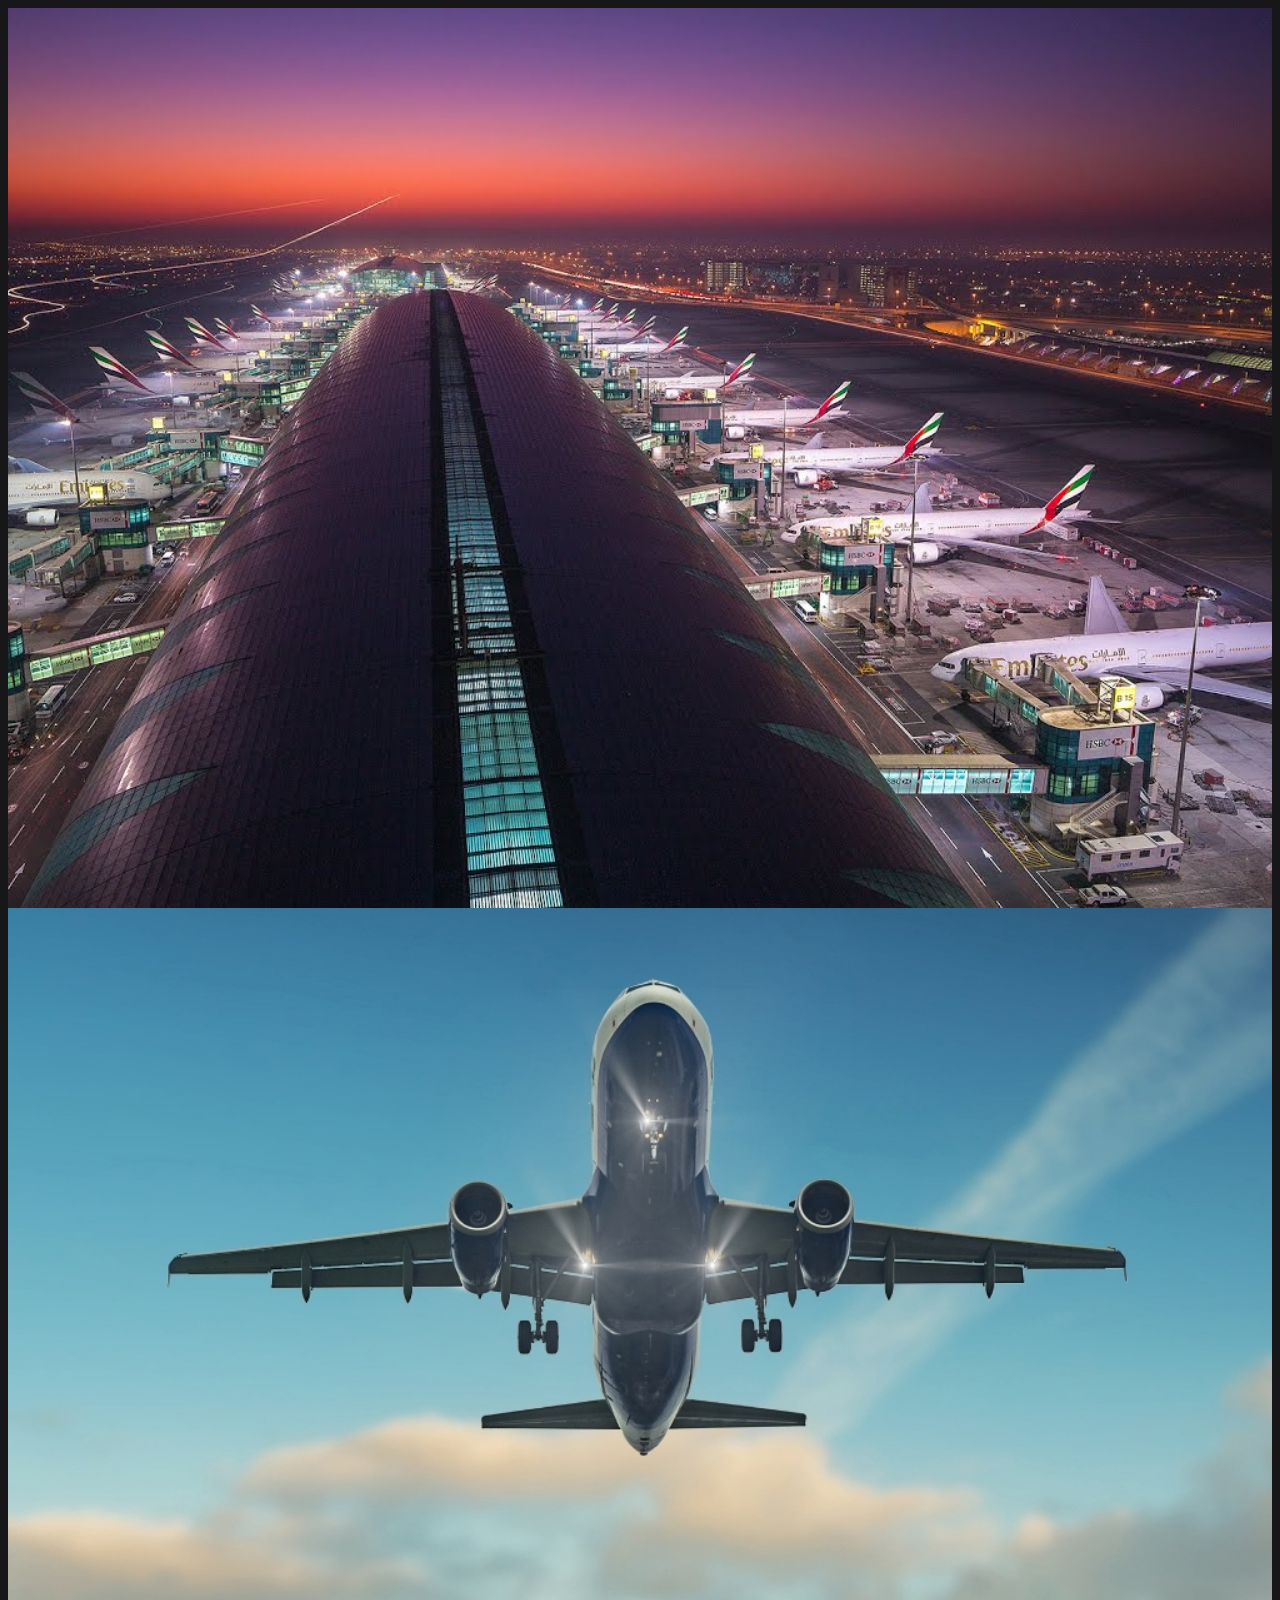
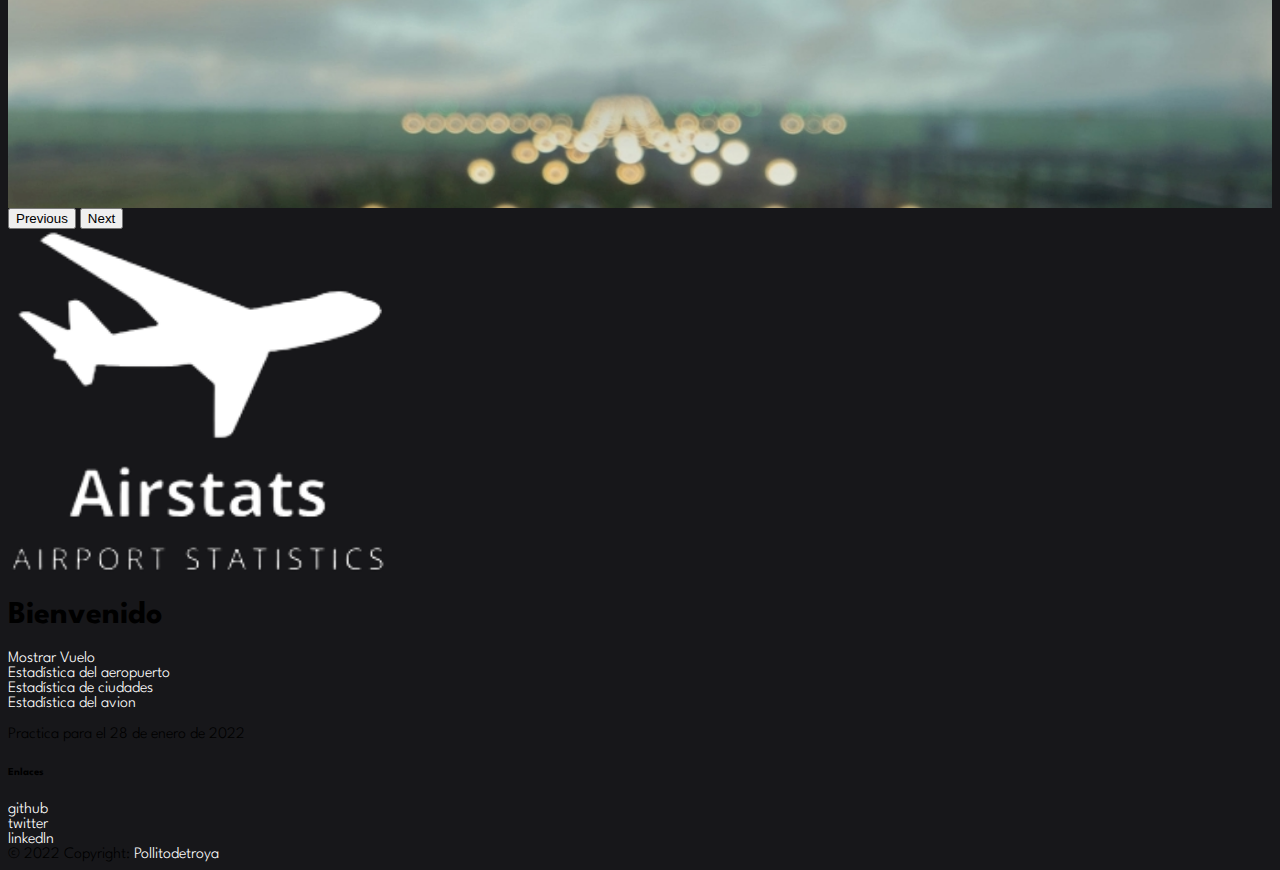
<file: 2-trimestre/Ejercicios/Aeropuerto/index.html>
<!DOCTYPE html>
<html lang="es">

<head>
    <meta charset="UTF-8">
    <meta http-equiv="X-UA-Compatible" content="IE=edge">
    <meta name="viewport" content="width=device-width, initial-scale=1.0">
    <link href="https://cdn.jsdelivr.net/npm/bootstrap@5.0.2/dist/css/bootstrap.min.css" rel="stylesheet"
        integrity="sha384-EVSTQN3/azprG1Anm3QDgpJLIm9Nao0Yz1ztcQTwFspd3yD65VohhpuuCOmLASjC" crossorigin="anonymous">
    <link rel="stylesheet" href="Diseño/style.css">
    <link rel="preconnect" href="https://fonts.googleapis.com">
    <link rel="preconnect" href="https://fonts.gstatic.com" crossorigin>
    <link href="https://fonts.googleapis.com/css2?family=Spartan:wght@400;600&display=swap" rel="stylesheet">
    <title>Menu</title>
</head>

<body class="bg-dark text-light">
    <section>
        <div class="row g-0">
            <div class="col-lg-7 pe-xl-5" id="Prueba">
                <div id="carousel" class="carousel slide" data-bs-ride="carousel">
                    <div class="carousel-inner">
                      <div class="carousel-item img-1 tamañofondo active">
                      </div>
                      <div class="carousel-item img-2 tamañofondo">
                      </div>
                    </div>
                    <button class="carousel-control-prev" type="button" data-bs-target="#carousel" data-bs-slide="prev">
                      <span class="carousel-control-prev-icon" aria-hidden="true"></span>
                      <span class="visually-hidden">Previous</span>
                    </button>
                    <button class="carousel-control-next" type="button" data-bs-target="#carousel" data-bs-slide="next">
                      <span class="carousel-control-next-icon" aria-hidden="true"></span>
                      <span class="visually-hidden">Next</span>
                    </button>
                  </div>
            </div>
            <div class="col-lg-5">
                <div class="p-4 px-lg-5 pt-lg-4 pb-lg-3">
                    <!--En dispositivos grandes padding en ambos lados de 5, top de 4 y botton de 3-->
                    <img src="Diseño/Airport2.png" class="img-fluid" alt="logo" width="30%">
                </div>
                <div class="p-4 px-lg-5 py-lg-4">
                    <h1>Bienvenido</h1>
                </div>
                <div class="row p-4 px-lg-5 py-lg-4 g-0">
                    <div class="col-12 p-2">
                        <a href="Vuelos.html">Mostrar Vuelo</a>
                    </div>
                    <div class="col-12 p-2">
                        <a href="codigophp/EstadisticaAE.php">Estadística del aeropuerto</a>
                    </div>
                    <div class="col-12 p-2">
                        <a href="codigophp/EstadisticaCiudades.php">Estadística de ciudades</a>
                    </div>
                    <div class="col-12 p-2">
                        <a href="EstadisticasAvion.html">Estadística del avion</a>
                    </div>
                </div>
            </div>
        </div>
    </section>
    <!-- footer -->
    <footer class="text-center bg-light footer">
        <div class="row pt-5 g-0">
            <div class="col-12 p-5">
                <p class="text-dark">
                    Practica para el 28 de enero de 2022
                  </p>
            </div>
            <div class="col-12">
                <div class="row text-dark g-0">
                    <div class="col-4">
                    </div>
                    <div class="col-4">
                        <div class="row">
                            <div class="col-12 pb-4">
                                <h6>Enlaces</h6>
                            </div>
                            <div class="col-4">
                                <a href="https://github.com/Pollitodetroya" class="text-dark">github</a>
                            </div>
                            <div class="col-4">
                                <a href="https://po.ta.to/" class="text-dark">twitter</a>
                            </div>
                            <div class="col-4">
                                <a href="https://po.ta.to/" class="text-dark">linkedln</a>
                            </div>
                        </div>
                    </div>
                    <div class="col-4">
                    </div>
                </div>
            </div>
            <div class="col-12 mt-5 bg-secondary">
                <div class="">
                    © 2022 Copyright:
                    <a class="text-white" href="https://github.com/Pollitodetroya">Pollitodetroya</a>
                  </div>
            </div>
        </div>
    </footer>
    <script src="https://cdn.jsdelivr.net/npm/bootstrap@5.1.3/dist/js/bootstrap.bundle.min.js"
        integrity="sha384-ka7Sk0Gln4gmtz2MlQnikT1wXgYsOg+OMhuP+IlRH9sENBO0LRn5q+8nbTov4+1p"
        crossorigin="anonymous"></script>
</body>

</html>
</file>
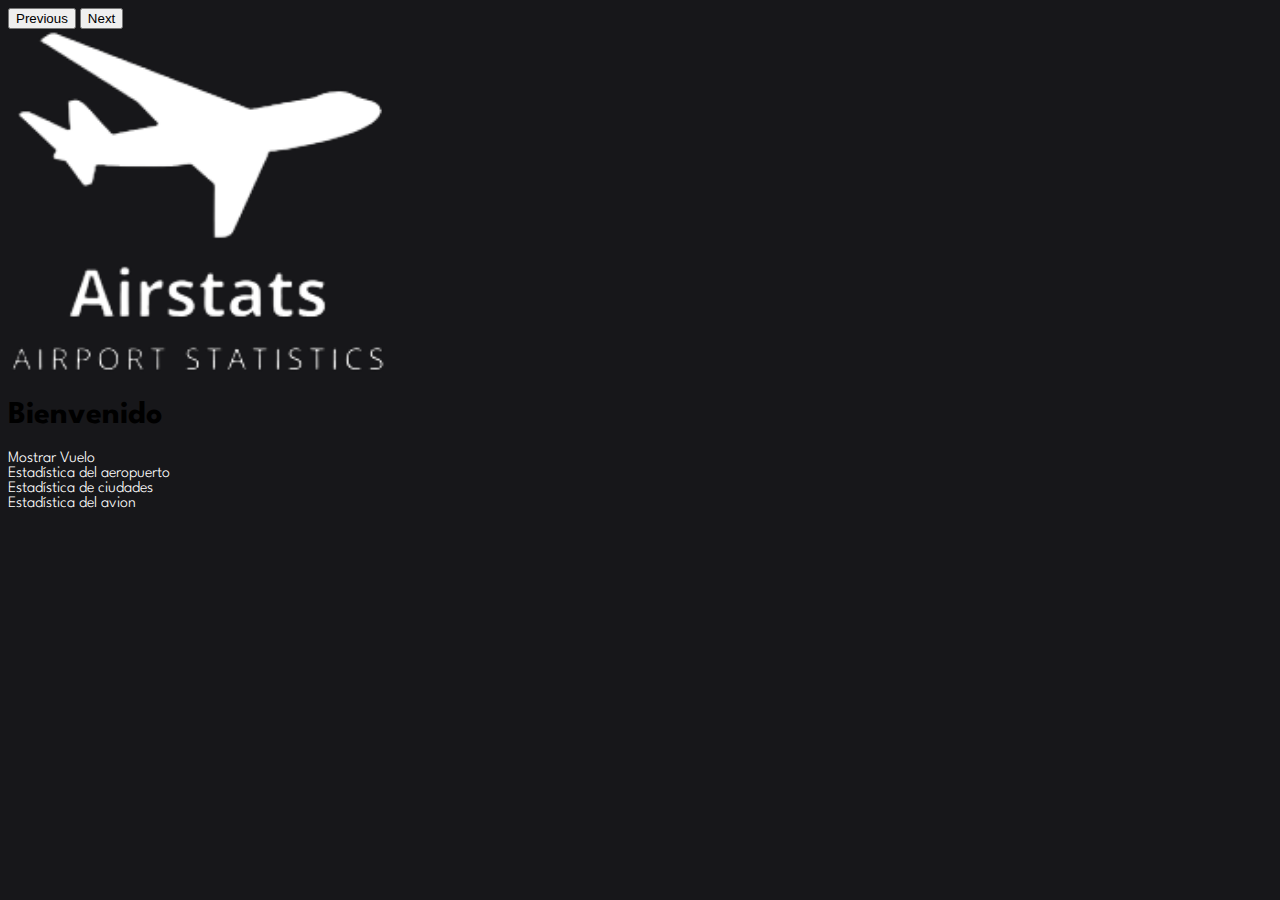
<file: 2-trimestre/Ejercicios/Aeropuerto/Diseño/index.html>
<!DOCTYPE html>
<html lang="en">

<head>
    <meta charset="UTF-8">
    <meta http-equiv="X-UA-Compatible" content="IE=edge">
    <meta name="viewport" content="width=device-width, initial-scale=1.0">
    <link href="https://cdn.jsdelivr.net/npm/bootstrap@5.0.2/dist/css/bootstrap.min.css" rel="stylesheet"
        integrity="sha384-EVSTQN3/azprG1Anm3QDgpJLIm9Nao0Yz1ztcQTwFspd3yD65VohhpuuCOmLASjC" crossorigin="anonymous">
    <link rel="stylesheet" href="style.css">
    <link rel="preconnect" href="https://fonts.googleapis.com">
    <link rel="preconnect" href="https://fonts.gstatic.com" crossorigin>
    <link href="https://fonts.googleapis.com/css2?family=Spartan:wght@400;600&display=swap" rel="stylesheet">
    <title>Menu</title>
</head>

<body class="bg-dark text-light">
    <section>
        <div class="row g-0">
            <div class="col-lg-7 pe-5" id="Prueba">
                <div id="carousel" class="carousel slide" data-bs-ride="carousel">
                    <div class="carousel-inner">
                      <div class="carousel-item img-1 min-vh-100 active">
                      </div>
                      <div class="carousel-item img-2 min-vh-100">
                      </div>
                    </div>
                    <button class="carousel-control-prev" type="button" data-bs-target="#carousel" data-bs-slide="prev">
                      <span class="carousel-control-prev-icon" aria-hidden="true"></span>
                      <span class="visually-hidden">Previous</span>
                    </button>
                    <button class="carousel-control-next" type="button" data-bs-target="#carousel" data-bs-slide="next">
                      <span class="carousel-control-next-icon" aria-hidden="true"></span>
                      <span class="visually-hidden">Next</span>
                    </button>
                  </div>
            </div>
            <div class="col-lg-5">
                <div class="p-4 px-lg-5 pt-lg-4 pb-lg-3">
                    <!--En dispositivos grandes padding en ambos lados de 5, top de 4 y botton de 3-->
                    <img src="Airport2.png" class="img-fluid" alt="logo" width="30%">
                </div>
                <div class="p-4 px-lg-5 py-lg-4">
                    <h1>Bienvenido</h1>
                </div>
                <div class="row p-4 px-lg-5 py-lg-4 g-0">
                    <div class="col-12 p-2">
                        <a href="Vuelos.html">Mostrar Vuelo</a>
                    </div>
                    <div class="col-12 p-2">
                        <a href="EstadisticaAE.php">Estadística del aeropuerto</a>
                    </div>
                    <div class="col-12 p-2">
                        <a href="EstadisticaCiudades.php">Estadística de ciudades</a>
                    </div>
                    <div class="col-12 p-2">
                        <a href="EstadisticaAvion.html">Estadística del avion</a>
                    </div>
                </div>
            </div>
        </div>
    </section>
    <script src="https://cdn.jsdelivr.net/npm/bootstrap@5.1.3/dist/js/bootstrap.bundle.min.js"
        integrity="sha384-ka7Sk0Gln4gmtz2MlQnikT1wXgYsOg+OMhuP+IlRH9sENBO0LRn5q+8nbTov4+1p"
        crossorigin="anonymous"></script>
</body>

</html>
</file>
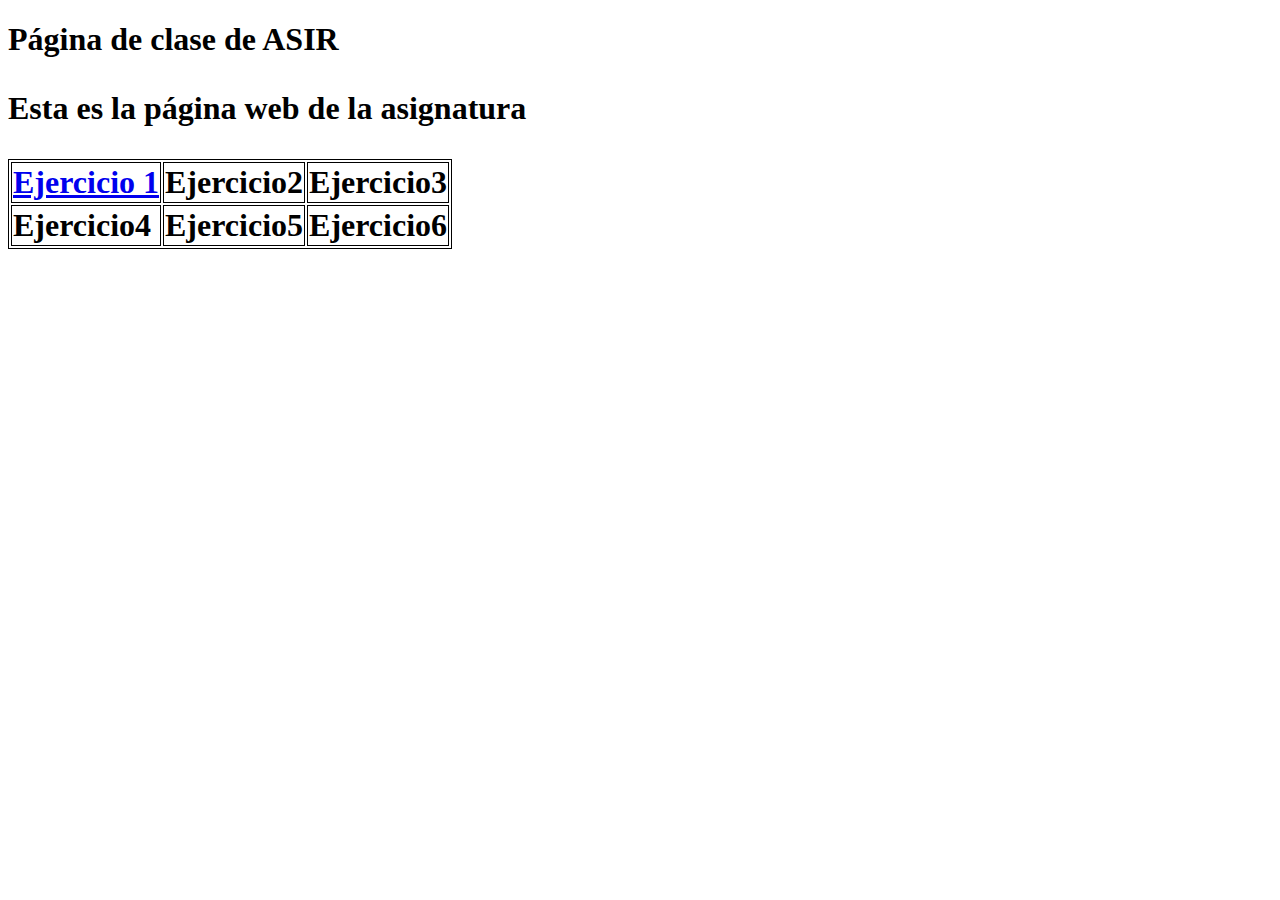
<file: condicionales/paginaAsir.html>
<!DOCTYPE html>
<html lang="en">
<head>
    <meta charset="UTF-8">
    <meta http-equiv="X-UA-Compatible" content="IE=edge">
    <meta name="viewport" content="width=device-width, initial-scale=1.0">
    <title>PaginaASIR</title>
</head>
<body>
    <h1>Página de clase de ASIR<h1>
    <p>Esta es la página web de la asignatura</p>
    <table>
        <tr>
            <td><a href="fechas.php">Ejercicio 1</a></td>
            <td>Ejercicio2</td>
            <td>Ejercicio3</td>
        </tr>
        <tr>
            <td>Ejercicio4</td>
            <td>Ejercicio5</td>
            <td>Ejercicio6</td>
        </tr>
    </table>
    
    <style>
        table,
        th,
        td {border: 1px solid black;
        width:auto;
        }
    </style>
</body>
</html>
</file>
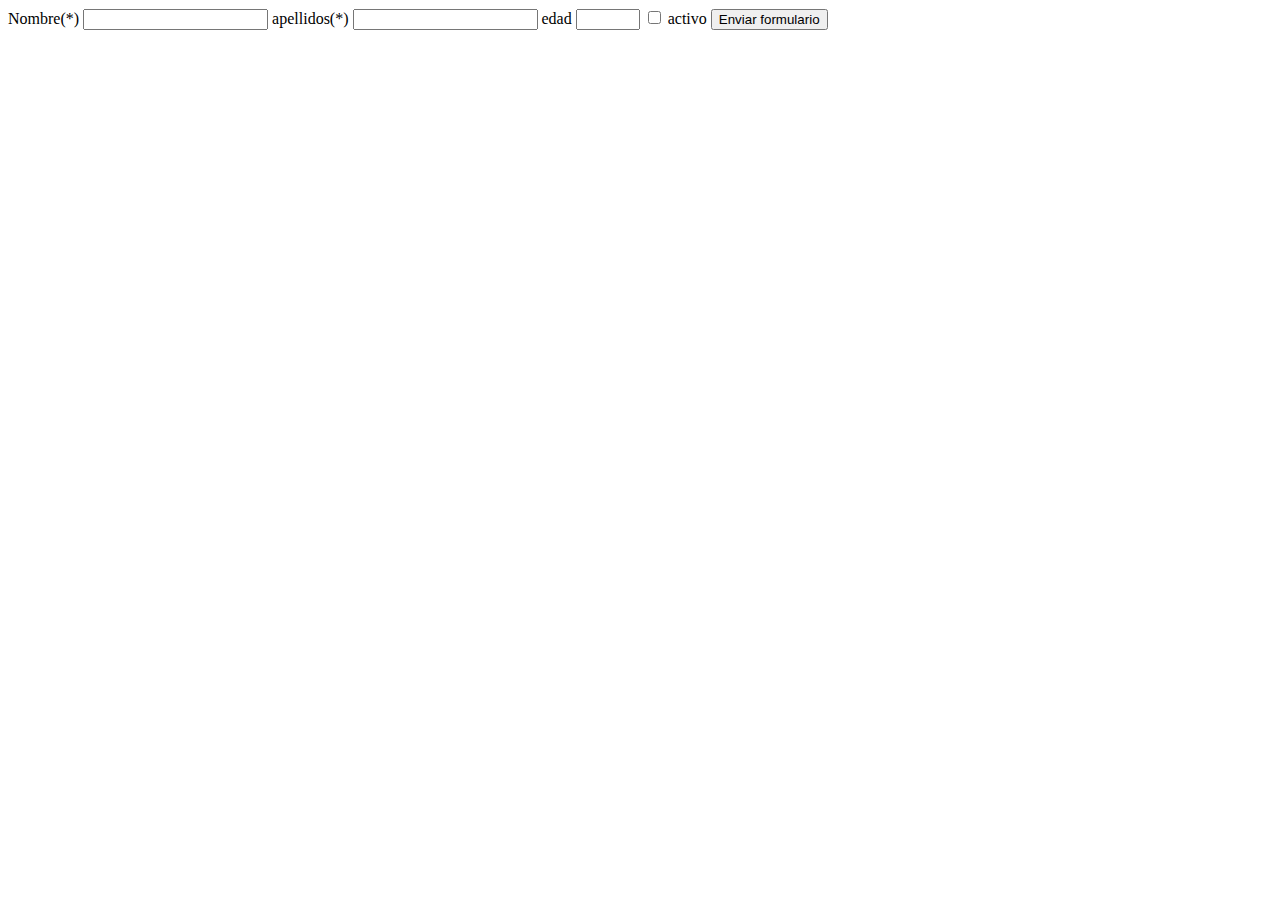
<file: 2-trimestre/Repaso/formulario.html>
<!DOCTYPE html>
<html lang="es">
<head>
    <meta charset="UTF-8">
    <meta http-equiv="X-UA-Compatible" content="IE=edge">
    <meta name="viewport" content="width=device-width, initial-scale=1.0">
    <title>formulario</title>
</head>
<body>
    <form action="comprobacion.php" method="post">
        <label>Nombre(*)</label>
        <input type="text" name="nombre">
        <label for="">apellidos(*)</label>
        <input type="text" name="apellidos">
        <label for="">edad</label>
        <input type="number" name="edad" min="0" max="120" size="3">
        <input type="checkbox" name="activo">
        <label for="">activo</label>
        <input type="submit" value="Enviar formulario">
    </form>

</body>
</html>
</file>
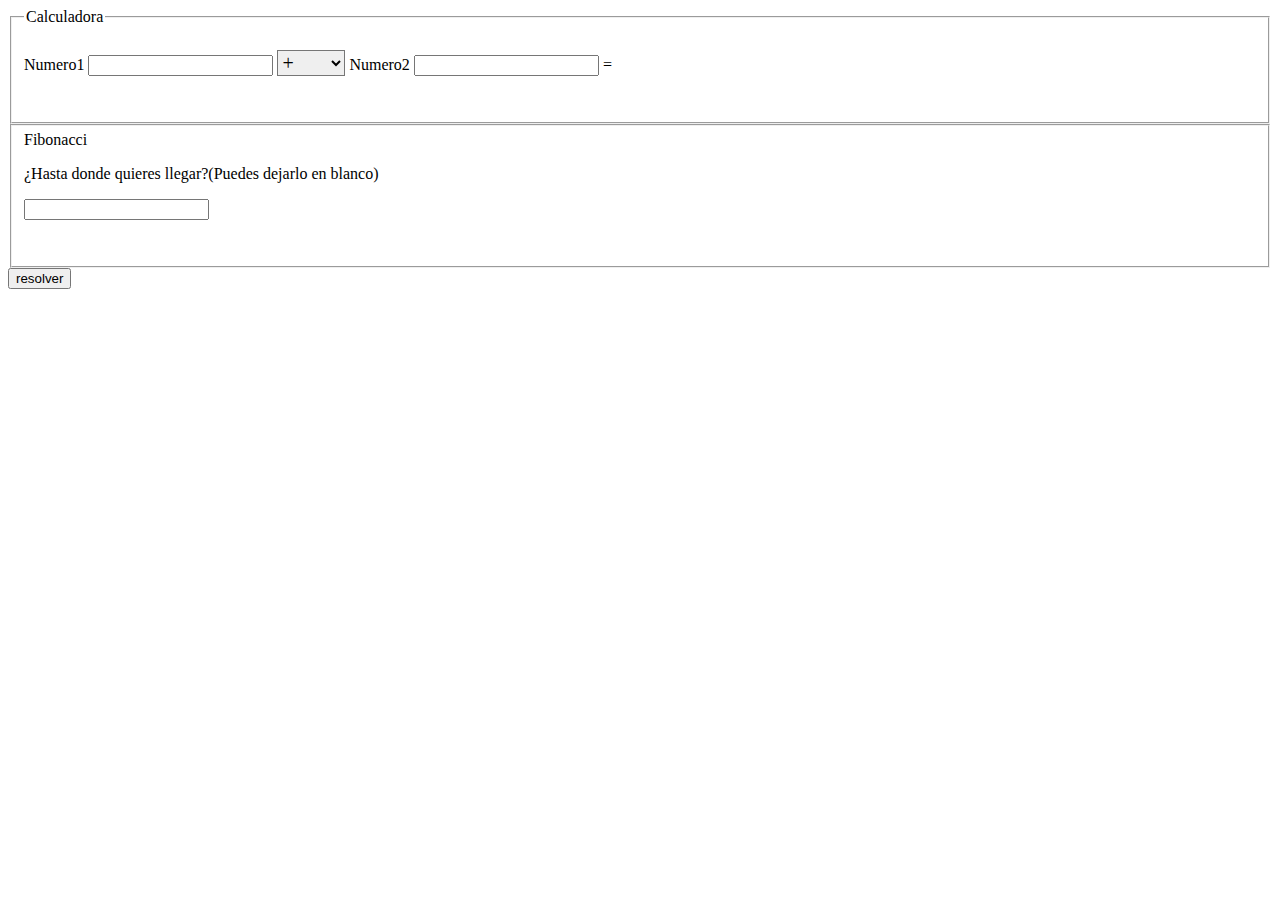
<file: Ejercicios/calculadora/calculadora.html>
<!DOCTYPE html>
<html lang="en">

<head>
    <style>
        select,
        option {
            font-family: verdana;
            font-size: 20px;
            border-left-style: solid
        }
    </style>
    <meta charset="UTF-8">
    <meta http-equiv="X-UA-Compatible" content="IE=edge">
    <meta name="viewport" content="width=device-width, initial-scale=1.0">
    <title>Document</title>
</head>

<body>
    <form action="Calculadora.php" method="post">
        <fieldset><br>
            <legend>Calculadora</legend>
            <label>Numero1</label>
            <input type="text" name="num1">
            <select name="operacion">
                <option value="+">+</option>
                <option value="-">-</option>
                <option value="*">*</option>
                <option value="/">/</option>
                <option value="%">Resto</option>
                <option value="√">√</option>
                <option value="^2">^2</option>
                <option value="^3">^3</option>
                <option value="^n">^n</option>
            </select>
            <label>Numero2</label>
            <input type="text" name="num2">
            <label>=</label><br><br><br>
        </fieldset>
        <fieldset>
            <label>Fibonacci</label>
            <p>¿Hasta donde quieres llegar?(Puedes dejarlo en blanco)</p>
            <input type="text" name="num3"><br><br><br>
        </fieldset>
        <input type="submit" name="" value="resolver"><br><br><br>
    </form>


</body>

</html>
</file>
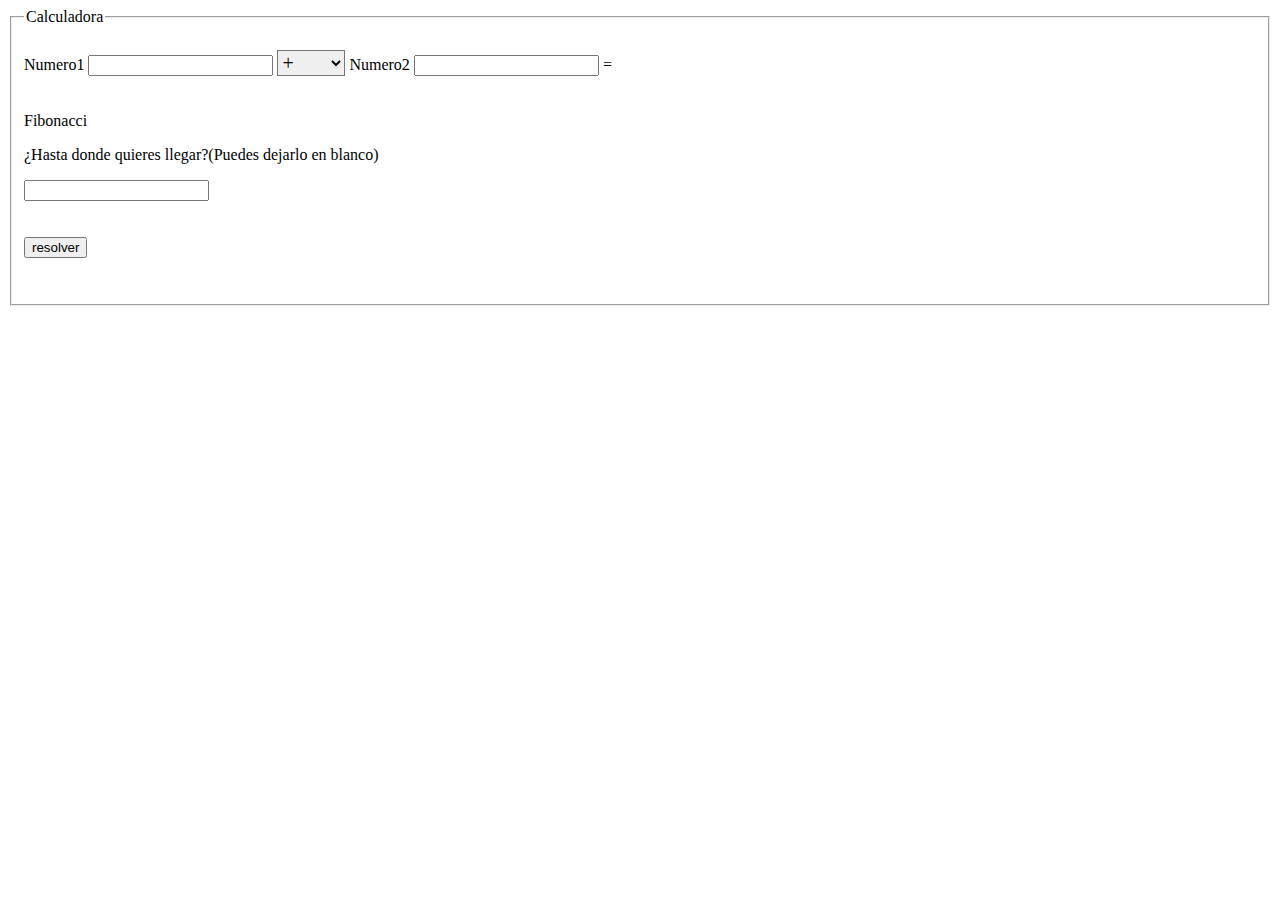
<file: Ejercicios/calculadora/calculadoraMetodoGet.html>
<!DOCTYPE html>
<html lang="en">
<head>
    <style>

select,option {
  font-family: verdana;
  font-size: 20px;
  border-left-style: solid
}
        </style>
    <meta charset="UTF-8">
    <meta http-equiv="X-UA-Compatible" content="IE=edge">
    <meta name="viewport" content="width=device-width, initial-scale=1.0">
    <title>Document</title>
</head>
<body>
<form action="CalculadoraMetodoGet.php" method="get">
        <fieldset><br>
            <legend>Calculadora</legend>
        <label >Numero1</label>
        <input type="text" name="num1">
        <select name="operacion">
            <option value="+">+</option>
            <option value="-">-</option>
            <option value="*">*</option>
            <option value="/">/</option>
            <option value="%">Resto</option>
            <option value="√">√</option>
            <option value="^2">^2</option>
            <option value="^3">^3</option>
            <option value="^n">^n</option>
        </select>
        <label>Numero2</label>
        <input type="text" name="num2">
        <label>=</label><br><br><br> 
        <label>Fibonacci</label>
        <p>¿Hasta donde quieres llegar?(Puedes dejarlo en blanco)</p>
        <input type="text" name="num3"><br><br><br>
        <input type="submit" name="" value="resolver"><br><br><br>
</form>


</body>
</html>
</file>
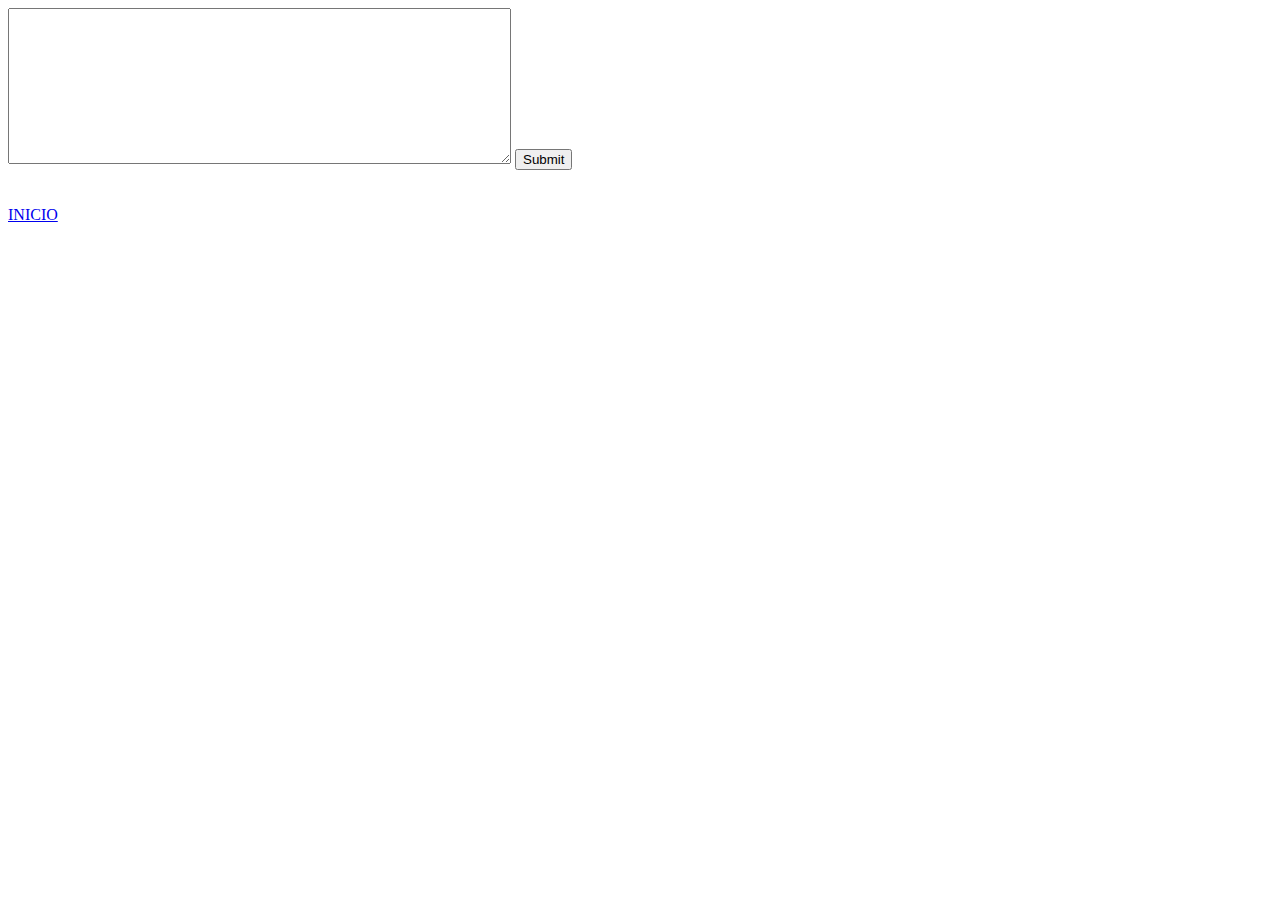
<file: Ejercicios/ficherosEjer/escritura.html>
<!DOCTYPE html>
<html lang="en">
<head>
    <meta charset="UTF-8">
    <meta http-equiv="X-UA-Compatible" content="IE=edge">
    <meta name="viewport" content="width=device-width, initial-scale=1.0">
    <title>Escritura</title>
</head>
<body>
    <form action="escritura.php" method="post">
        <textarea name="escritura" id="" cols="60" rows="10"></textarea>
        <input type="submit">
    </form>
    <br><br>
    <a href='lecturaoescritura.html'> INICIO </a>
</body>
</html>
</file>
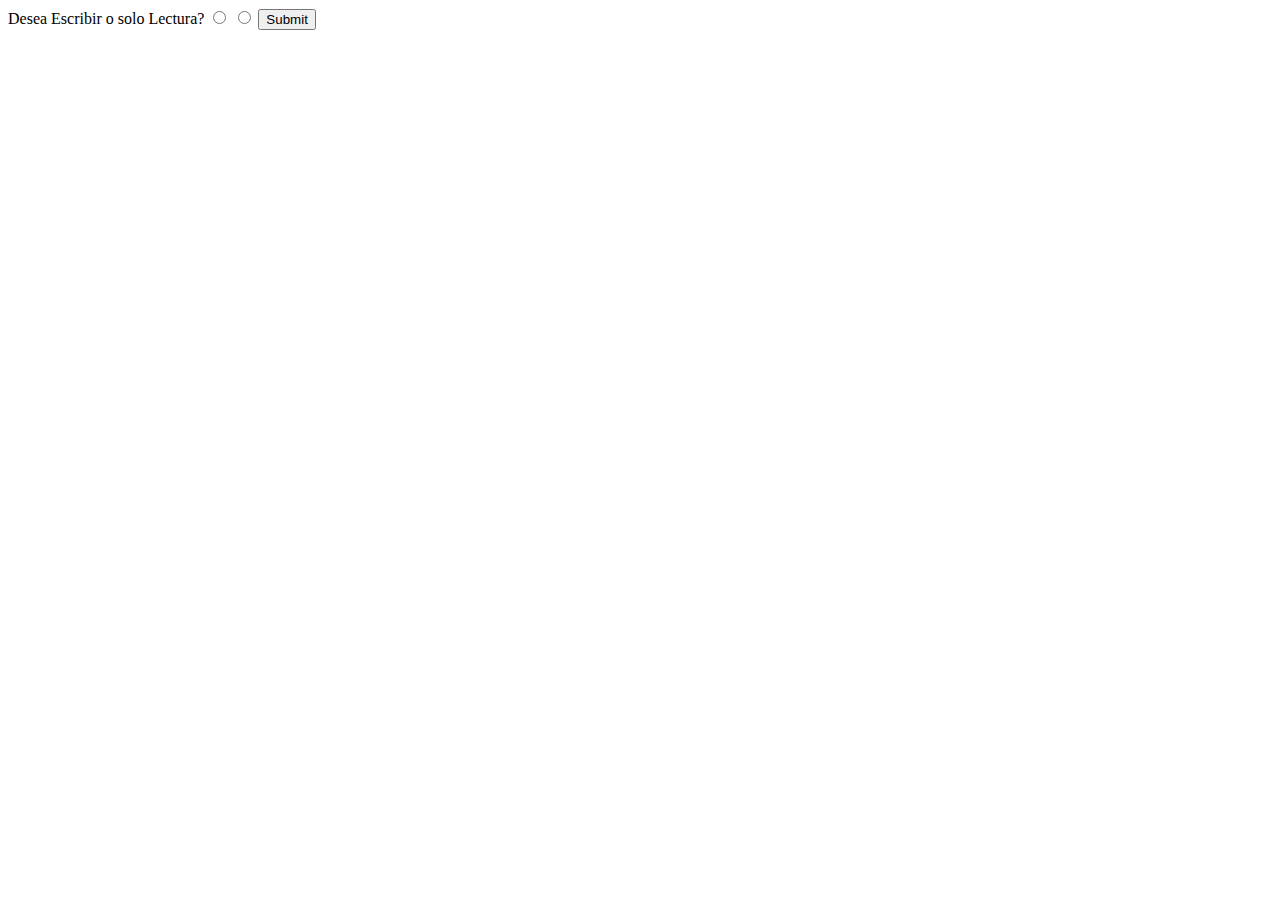
<file: Ejercicios/ficherosEjer/lecturaoescritura.html>
<!DOCTYPE html>
<html lang="en">
<head>
    <meta charset="UTF-8">
    <meta http-equiv="X-UA-Compatible" content="IE=edge">
    <meta name="viewport" content="width=device-width, initial-scale=1.0">
    <title>Lectura o escritura</title>
</head>
<body>
    <title>Lectura o sobrescritura</title>
    <form action="lecturaoescritura.php" method="post">
        <label>Desea Escribir o solo Lectura?</label>
        <input type="radio" name="uno" value="si">
        <input type="radio" name="uno" value="no">
        <input type="submit">
    </form>
</body>
</html>
</file>
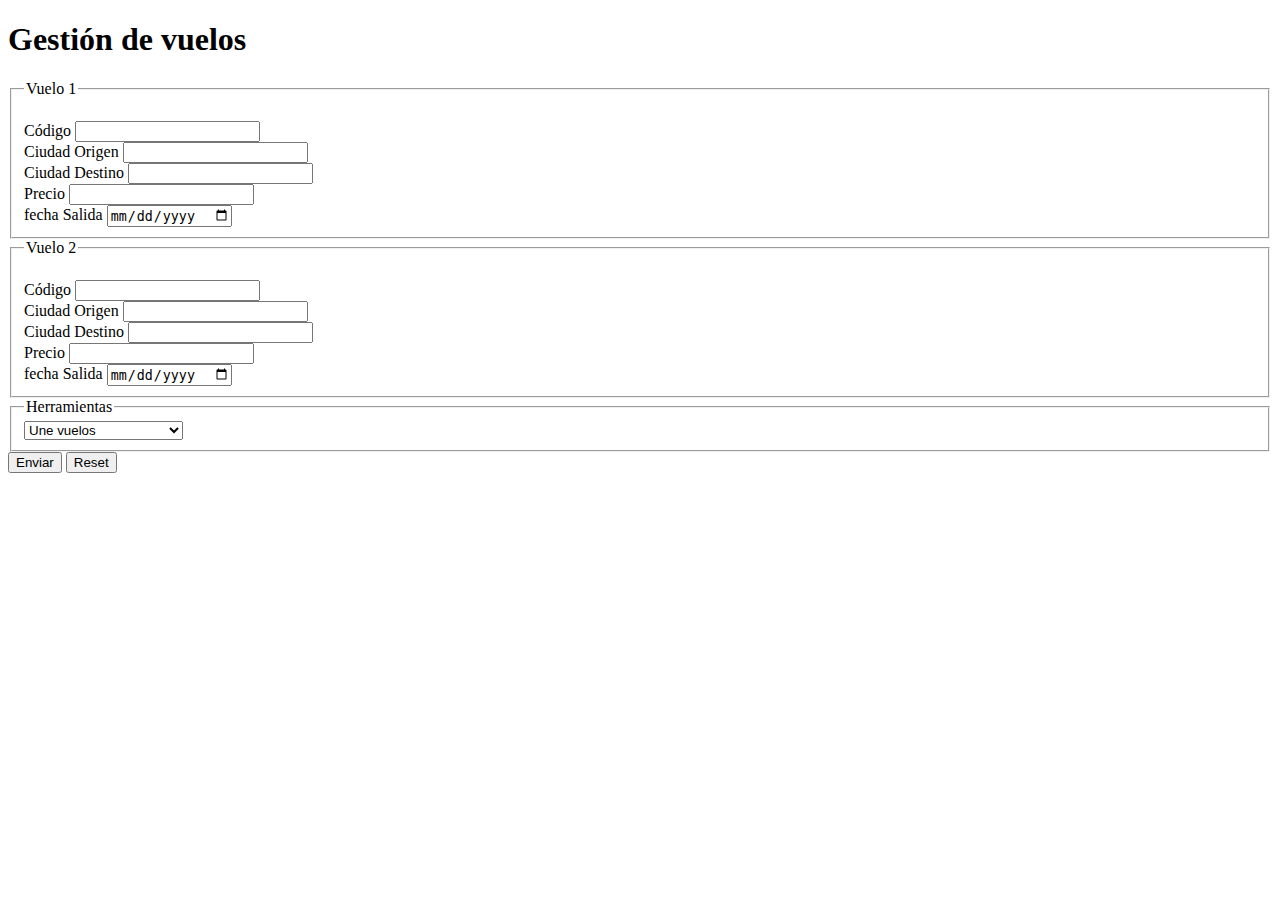
<file: Ejercicios/GestionDeVuelos/gestion.html>
<!DOCTYPE html>
<html lang="en">
<head>
    <meta charset="UTF-8">
    <meta http-equiv="X-UA-Compatible" content="IE=edge">
    <meta name="viewport" content="width=device-width, initial-scale=1.0">
    <title>Gestión de vuelos</title>
</head>
<body>
    <h1>Gestión de vuelos</h1>
    <form action="gestion.php" method="post">
        <fieldset>
            <legend>Vuelo 1</legend><br>
            <label>Código</label>
            <input type="text" name="infovuelo1[codigo1]" required><br>
            <label>Ciudad Origen</label>
            <input type="text" name="infovuelo1[origen1]" required><br>
            <label>Ciudad Destino</label>
            <input type="text" name="infovuelo1[destino1]" required><br>
            <label>Precio</label>
            <input type="number" name="infovuelo1[precio1]" min="1" required><br>
            <label>fecha Salida</label>
            <input type="date" name="infovuelo1[fecha1]" required><br>
        </fieldset>
        <fieldset>
            <legend>Vuelo 2</legend><br>
            <label>Código</label>
            <input type="text" name="infovuelo2[codigo2]" required><br>
            <label>Ciudad Origen</label>
            <input type="text" name="infovuelo2[origen2]" required><br>
            <label>Ciudad Destino</label>
            <input type="text" name="infovuelo2[destino2]" required><br>
            <label>Precio</label>
            <input type="number" name="infovuelo2[precio2]" min="1" required><br>
            <label>fecha Salida</label>
            <input type="date" name="infovuelo2[fecha2]" required><br>
        </fieldset>
        <fieldset>
            <legend>Herramientas</legend>
            <select name="herramienta">
                <option value="union">Une vuelos</option>
                <option value="diferencia">Diferencia entre vuelos</option>
                <option value="ordena">Ordena vuelos</option>
                <option value="informacion">Información común</option>
            </select>
        </fieldset>
        <input type="submit" value="Enviar">
        <input type="reset" value="Reset">
    </form>
</body>
</html>
</file>
<file: 2-trimestre/Ejercicios/Aeropuerto/Diseño/style.css>
:root{
    --dark: #17171a;
    --dark-x: #1e2126;
    --light: #ffffff;
}
body{
    font-family: 'Spartan', sans-serif;
    font-weight: 300;
}
.bg-dark{
    background-color: var(--dark) !important;
}
a:link, a:visited, a:hover, a:active{
    color: var(--light);
    text-decoration: none;
}
a:hover{
    color: rgb(218, 218, 40);
}
.img-1{
    background-image: url('aeropuertoDubai.jpg');
    background-size: cover;
    background-position: center;
}
.img-2{
    background-image: url('aircraft.jpg');
    background-size: cover;
    background-position: center;
}
.tamañofondo{
    height: 100vh;
}
@media (max-width: 988px) {
    .tamañofondo {
    height: 40vh;
  }
  .img-2{
    background-image: url('aircraft2.jpg');
    background-position: top;
}
.eliminarfondo{
        display: none;
}
}
</file>
